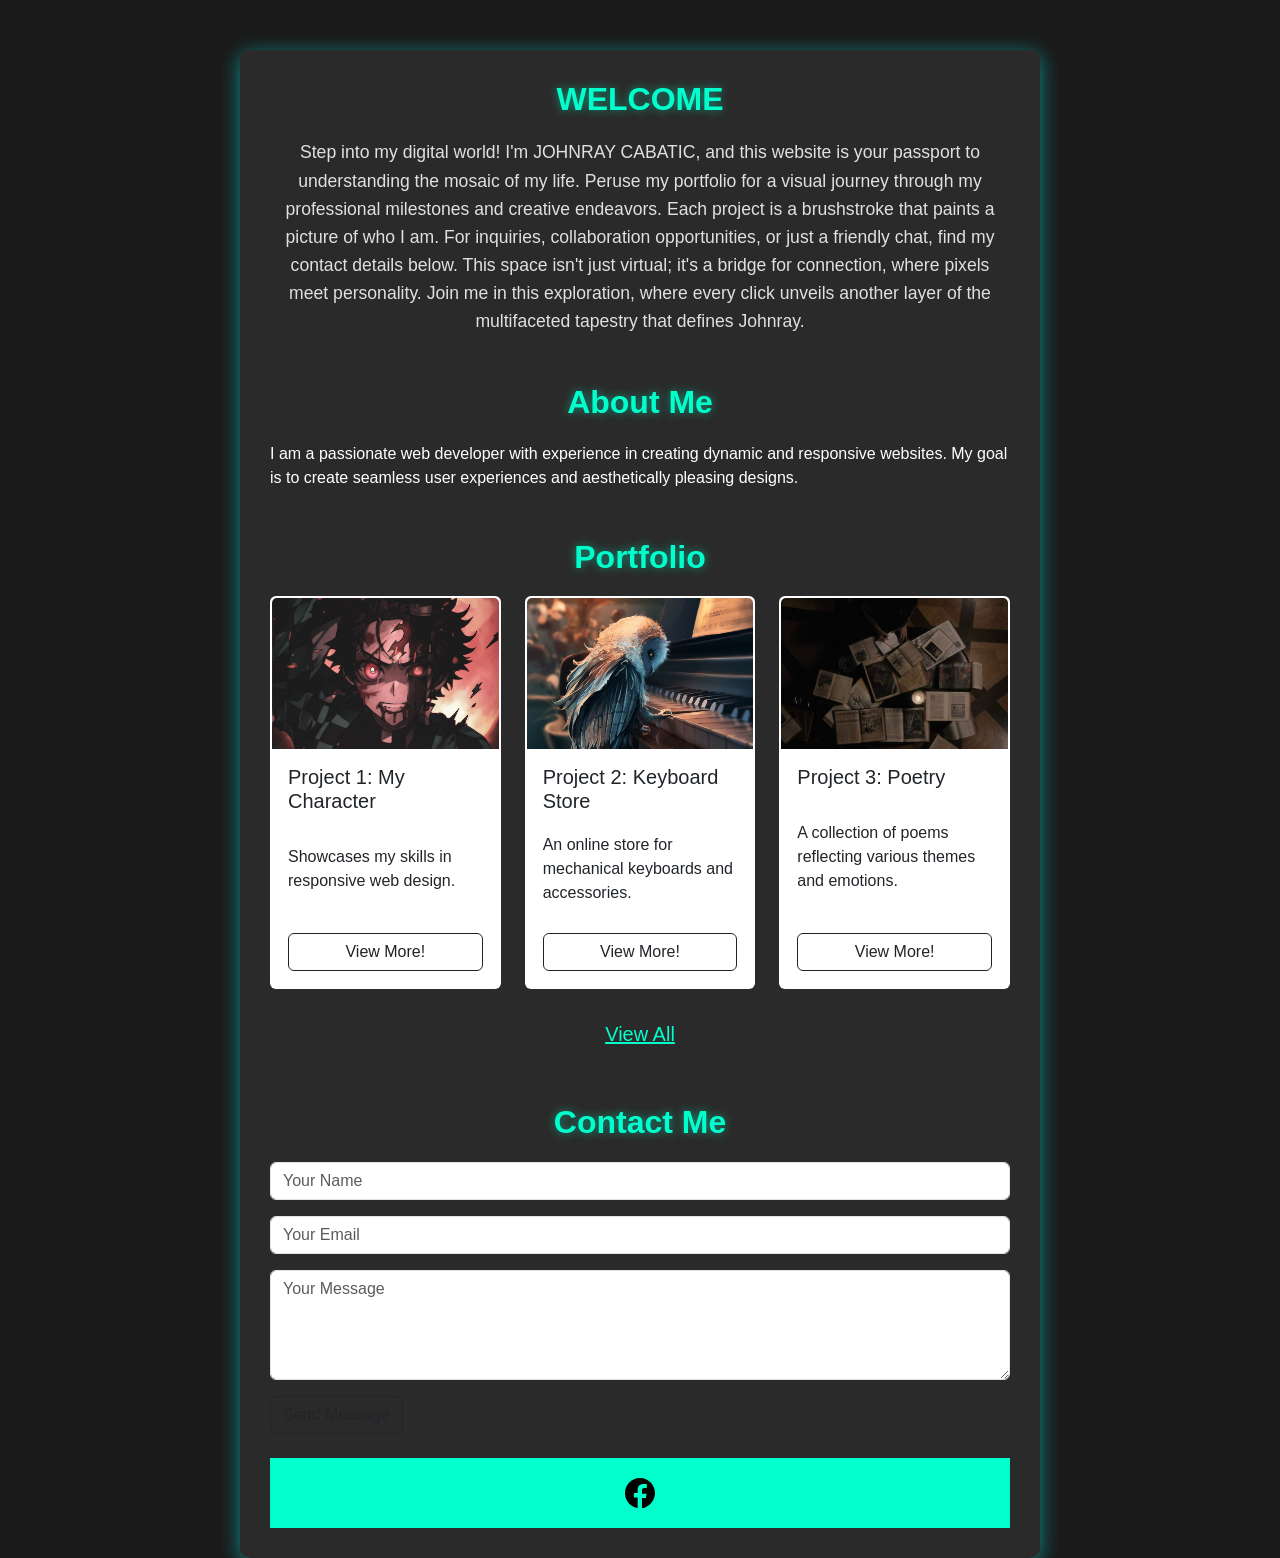
<file: index.html>
<!DOCTYPE html>
<html lang="en">

<head>
    <meta charset="UTF-8">
    <meta name="viewport" content="width=device-width, initial-scale=1">
    <meta name="description" content="Your website description here">
    <title>My Website</title>
    <link rel="shortcut icon" type="image/x-icon" href="Demon-Slayer-Logo.png">
    <link rel="stylesheet" href="https://cdn.jsdelivr.net/npm/bootstrap@5.3.2/dist/css/bootstrap.min.css">
    <link rel="stylesheet" href="style.css">
</head>

<body>
    <div class="content">
       
        <section id="home">
            <h2 class="section-title"><b>WELCOME</b></h2>
            <p class="p">
                Step into my digital world! I'm JOHNRAY CABATIC, and this website is your passport to understanding
                the mosaic of my life. Peruse my portfolio for a visual journey through my professional milestones
                and creative endeavors. Each project is a brushstroke that paints a picture of who I am. For
                inquiries, collaboration opportunities, or just a friendly chat, find my contact details below.
                This space isn't just virtual; it's a bridge for connection, where pixels meet personality. Join
                me in this exploration, where every click unveils another layer of the multifaceted tapestry that
                defines Johnray.
            </p>
        </section>

        
        <section id="about" class="mt-5">
            <h2 class="section-title"><b>About Me</b></h2>
            <p>
                I am a passionate web developer with experience in creating dynamic and responsive websites.
                My goal is to create seamless user experiences and aesthetically pleasing designs.
            </p>
        </section>


<section id="portfolio" class="mt-5">
  <h2 class="section-title"><b>Portfolio</b></h2>
  <div class="row">
      <div class="col-md-4 d-flex">
          <div class="card mb-4 flex-fill">
              <img src="pxfuel.jpg" class="card-img-top" alt="Project 1">
              <div class="card-body">
                  <h5 class="card-title">Project 1: My Character</h5>
                  <p class="card-text">Showcases my skills in responsive web design.</p>
                  <a href="https://johnraycabatic16.github.io/WS02-MID01/" class="btn btn-outline-dark">View More!</a> <!-- Link for Project 1 -->
              </div>
          </div>
      </div>
      <div class="col-md-4 d-flex">
          <div class="card mb-4 flex-fill">
              <img src="pxfuel (1).jpg" class="card-img-top" alt="Project 2">
              <div class="card-body">
                  <h5 class="card-title">Project 2: Keyboard Store</h5>
                  <p class="card-text">An online store for mechanical keyboards and accessories.</p>
                  <a href="https://johnraycabatic16.github.io/KeyboardStore/" class="btn btn-outline-dark">View More!</a> <!-- Link for Project 2 -->
              </div>
          </div>
      </div>
      <div class="col-md-4 d-flex">
          <div class="card mb-4 flex-fill">
              <img src="pxfuel (2).jpg" class="card-img-top" alt="Project 3">
              <div class="card-body">
                  <h5 class="card-title">Project 3: Poetry</h5> 
                  <p class="card-text">A collection of poems reflecting various themes and emotions.</p>
                  <a href="https://johnraycabatic16.github.io/Poetry/" class="btn btn-outline-dark">View More!</a> <!-- Link for Project 3 -->
              </div>
          </div>
      </div>
  </div>
  <div class="text-center mt-4">
      <a href="portfolio.html" class="btn btn-view-all">View All</a> 
  </div>
</section>




    <!-- Contact Section -->
<section id="contact" class="mt-5">
  <h2 class="section-title"><b>Contact Me</b></h2>
  <form>
      <div class="mb-3">
          <input type="text" class="form-control" placeholder="Your Name" required>
      </div>
      <div class="mb-3">
          <input type="email" class="form-control" placeholder="Your Email" required>
      </div>
      <div class="mb-3">
          <textarea class="form-control" placeholder="Your Message" rows="4" required></textarea>
      </div>
      <button type="submit" class="btn btn-outline-dark">Send Message</button>
  </form>
</section>



        <footer class="footer text-center mt-4">
            <a href="https://www.facebook.com/KiyoshiKinzo" target="_blank" rel="noopener noreferrer">
                <svg xmlns="http://www.w3.org/2000/svg" width="30" height="30" fill="#000000" class="bi" viewBox="0 0 16 16">
                    <path d="M16 8.049c0-4.446-3.582-8.05-8-8.05C3.58 0-.002 3.603-.002 8.049c0 4.017 2.926 7.347 6.75 7.951v-5.625h-2.03V8.049H6.75V6.275c0-2.017 1.195-3.131 3.022-3.131.876 0 1.634.065 1.848.095v2.136h-1.275c-1.082 0-1.292.513-1.292 1.306v1.716h2.495l-.408 2.32h-2.087v5.625C13.074 15.396 16 12.066 16 8.049z"/>
                </svg>
            </a>
        </footer>
    </div>
</body>

</html>
</file>
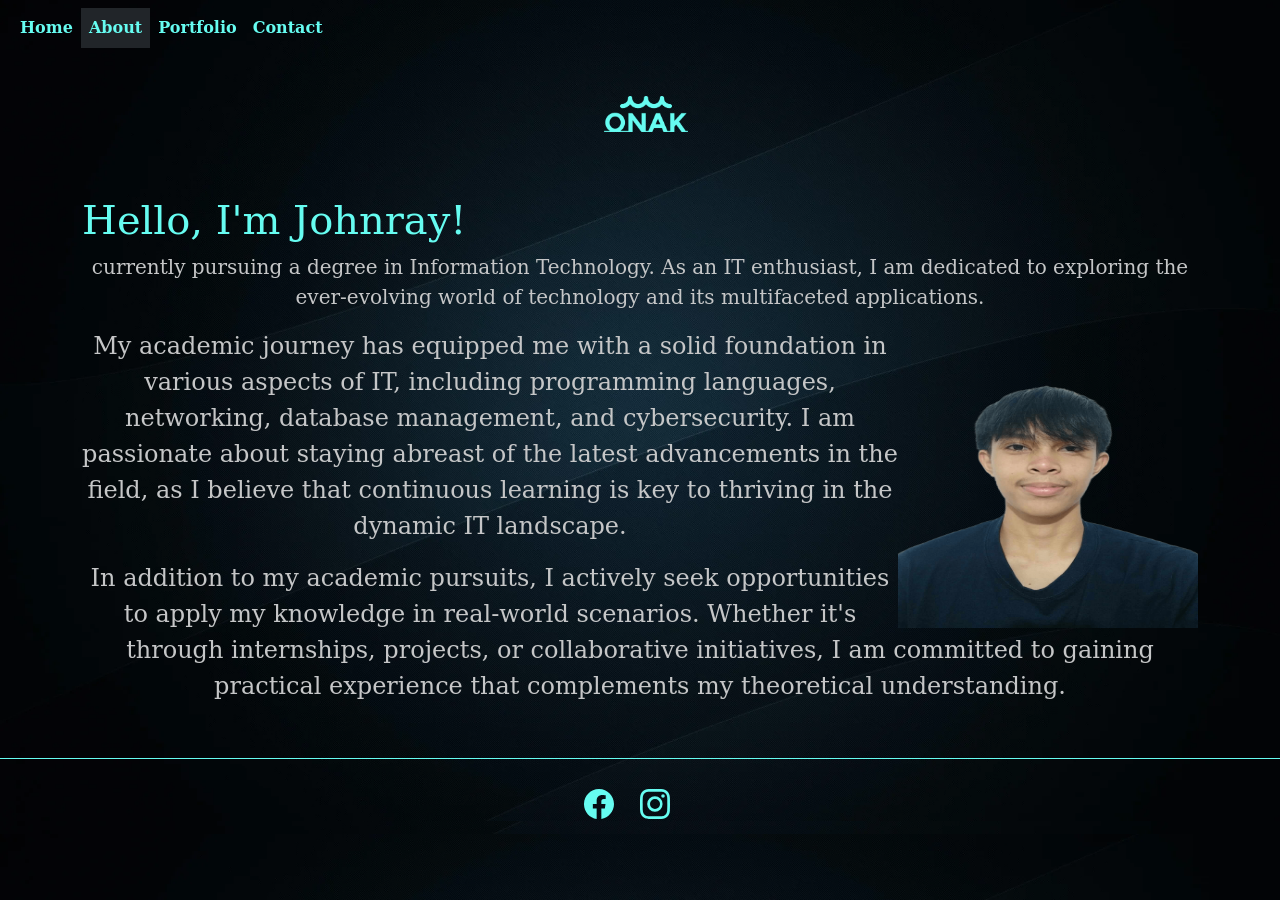
<file: about.html>
<!DOCTYPE html>
<html lang="en">

<head>
    <!-- required meta tags -->
    <meta charset="UTF-8">
    <meta name="viewport" content="width=device-width, initial-scale=1.0">
    <title>About</title>

    <!-- Bootsrap CSS -->

    <!-- Bootsrap CSS -->
    <link href="https://cdn.jsdelivr.net/npm/bootstrap@5.3.2/dist/css/bootstrap.min.css" rel="stylesheet"
        integrity="sha384-T3c6CoIi6uLrA9TneNEoa7RxnatzjcDSCmG1MXxSR1GAsXEV/Dwwykc2MPK8M2HN" crossorigin="anonymous">
    
    <link rel="stylesheet" href="about.css">

</head>

  <body style="font-family: serif;">
<nav class="navbar navbar-expand-lg bg-transparent">
  <div class="container-fluid">
    <button class="navbar-toggler" type="button" data-bs-toggle="collapse" data-bs-target="#navbarTogglerDemo03" aria-controls="navbarTogglerDemo03" aria-expanded="false" aria-label="Toggle navigation">
      <span class="navbar-toggler-icon"></span>
    </button>
    <div class="collapse navbar-collapse" id="navbarTogglerDemo03">
      <ul class="navbar-nav me-auto mb-2 mb-lg-0">
        <li class="nav-item">
          <a class="nav-link active"  href="index.html"><b>Home</b></a>
        </li>
        <li class="nav-item">
          <a class="nav-link  bg-dark" href="about.html"><b>About</b></a>
        </li>
        <li class="nav-item">
          <a class="nav-link" href="port.html"><b>Portfolio</b></a>
        </li>
        <li class="nav-item">
          <a class="nav-link" href="Contact.html"><b>Contact</b></a>
        </li>
      </ul>

    </div>
  </body>

  </div>
</nav>

<header>
  <img src="logo.png" class="logo" width="140" height="me-auto">
  
  </header>

<main style="font-family: serif;">
    <div class="singleCol mx-auto my-2 my-md-4">
        <div class="container overflow-hidden  data-aos="flip-left" data-aos-delay="300">
            <h1 class="h1">Hello, I'm Johnray!</h1>
            <p class="lead">currently pursuing a degree in Information Technology. As an IT enthusiast, I am dedicated to exploring the ever-evolving world of technology and its multifaceted applications.

              
                <p class="text-center">
                    <img src="onak.png" width="300" height="300" alt="johnray cabatic" class=" float-sm-none float-md-end">
                </p>

            <p>My academic journey has equipped me with a solid foundation in various aspects of IT, including programming languages, networking, database management, and cybersecurity. I am passionate about staying abreast of the latest advancements in the field, as I believe that continuous learning is key to thriving in the dynamic IT landscape.
              
              
 </p>
            <p>
              In addition to my academic pursuits, I actively seek opportunities to apply my knowledge in real-world scenarios. Whether it's through internships, projects, or collaborative initiatives, I am committed to gaining practical experience that complements my theoretical understanding.

            </p>

        </div>
    </div>
</main>


 <footer class="footer"> 
    <a href="https://www.facebook.com/KiyoshiKinzo" target="_blank" rel="noopener noreferrer">
        <svg xmlns="http://www.w3.org/2000/svg" width="30" height="30" fill="currentColor" class="bi" viewBox="0 0 16 16">
            <path d="M16 8.049c0-4.446-3.582-8.05-8-8.05C3.58 0-.002 3.603-.002 8.05c0 4.017 2.926 7.347 6.75 7.951v-5.625h-2.03V8.05H6.75V6.275c0-2.017 1.195-3.131 3.022-3.131.876 0 1.791.157 1.791.157v1.98h-1.009c-.993 0-1.303.621-1.303 1.258v1.51h2.218l-.354 2.326H9.25V16c3.824-.604 6.75-3.934 6.75-7.951"/>
        </svg>
    </a>
      <a href="https://www.instagram.com/kanoooo_16/">
      <svg xmlns="http://www.w3.org/2000/svg" width="30" height="30" fill="#66fcf1" class="bi" viewBox="0 0 16 16">
  <path d="M8 0C5.829 0 5.556.01 4.703.048 3.85.088 3.269.222 2.76.42a3.917 3.917 0 0 0-1.417.923A3.927 3.927 0 0 0 .42 2.76C.222 3.268.087 3.85.048 4.7.01 5.555 0 5.827 0 8.001c0 2.172.01 2.444.048 3.297.04.852.174 1.433.372 1.942.205.526.478.972.923 1.417.444.445.89.719 1.416.923.51.198 1.09.333 1.942.372C5.555 15.99 5.827 16 8 16s2.444-.01 3.298-.048c.851-.04 1.434-.174 1.943-.372a3.916 3.916 0 0 0 1.416-.923c.445-.445.718-.891.923-1.417.197-.509.332-1.09.372-1.942C15.99 10.445 16 10.173 16 8s-.01-2.445-.048-3.299c-.04-.851-.175-1.433-.372-1.941a3.926 3.926 0 0 0-.923-1.417A3.911 3.911 0 0 0 13.24.42c-.51-.198-1.092-.333-1.943-.372C10.443.01 10.172 0 7.998 0h.003zm-.717 1.442h.718c2.136 0 2.389.007 3.232.046.78.035 1.204.166 1.486.275.373.145.64.319.92.599.28.28.453.546.598.92.11.281.24.705.275 1.485.039.843.047 1.096.047 3.231s-.008 2.389-.047 3.232c-.035.78-.166 1.203-.275 1.485a2.47 2.47 0 0 1-.599.919c-.28.28-.546.453-.92.598-.28.11-.704.24-1.485.276-.843.038-1.096.047-3.232.047s-2.39-.009-3.233-.047c-.78-.036-1.203-.166-1.485-.276a2.478 2.478 0 0 1-.92-.598 2.48 2.48 0 0 1-.6-.92c-.109-.281-.24-.705-.275-1.485-.038-.843-.046-1.096-.046-3.233 0-2.136.008-2.388.046-3.231.036-.78.166-1.204.276-1.486.145-.373.319-.64.599-.92.28-.28.546-.453.92-.598.282-.11.705-.24 1.485-.276.738-.034 1.024-.044 2.515-.045v.002zm4.988 1.328a.96.96 0 1 0 0 1.92.96.96 0 0 0 0-1.92zm-4.27 1.122a4.109 4.109 0 1 0 0 8.217 4.109 4.109 0 0 0 0-8.217zm0 1.441a2.667 2.667 0 1 1 0 5.334 2.667 2.667 0 0 1 0-5.334"/>
</svg>
</a>
</footer>
<!-- Optional JavaScript; Choose one of the two! -->
<!-- defer -->
<script src="https://cdn.jsdelivr.net/npm/bootstrap@5.3.2/dist/js/bootstrap.bundle.min.js"
    integrity="sha384-C6RzsynM9kWDrMNeT87bh95OGNyZPhcTNXj1NW7RuBCsyN/o0jlpcV8Qyq46cDfL"
    crossorigin="anonymous"></script>

<!-- Optional 1: bootstap bundle with Popper -->



</html>
</file>
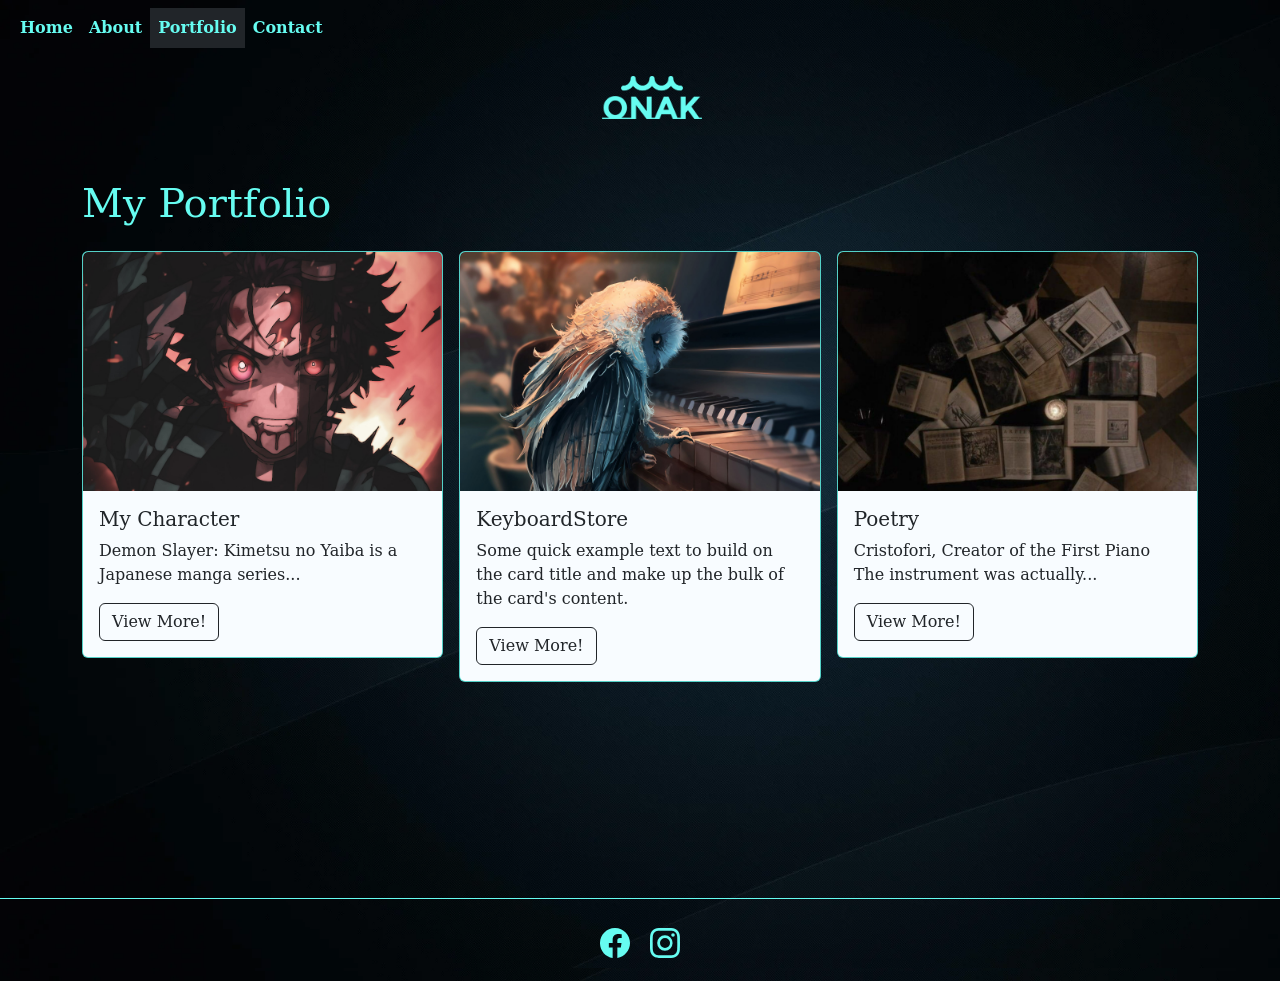
<file: port.html>
<!DOCTYPE html>
<html lang="en">

<head>
    <meta charset="UTF-8">
    <meta name="viewport" content="width=device-width, initial-scale=1.0">
    <title>Portfolio</title>


    <link href="https://cdn.jsdelivr.net/npm/bootstrap@5.3.2/dist/css/bootstrap.min.css" rel="stylesheet"
        integrity="sha384-T3c6CoIi6uLrA9TneNEoa7RxnatzjcDSCmG1MXxSR1GAsXEV/Dwwykc2MPK8M2HN" crossorigin="anonymous">
    
    <link rel="stylesheet" href="port.css">

</head>

  <body style="font-family: serif;">
<nav class="navbar navbar-expand-lg bg-transparent">
  <div class="container-fluid">
    <button class="navbar-toggler" type="button" data-bs-toggle="collapse" data-bs-target="#navbarTogglerDemo03" aria-controls="navbarTogglerDemo03" aria-expanded="false" aria-label="Toggle navigation">
      <span class="navbar-toggler-icon"></span>
    </button>
    <div class="collapse navbar-collapse" id="navbarTogglerDemo03">
      <ul class="navbar-nav me-auto mb-2 mb-lg-0">
        <li class="nav-item">
          <a class="nav-link active"  href="index.html"><b>Home</b></a>
        </li>
        <li class="nav-item">
          <a class="nav-link  " href="about.html"><b>About</b></a>
        </li>
        <li class="nav-item">
          <a class="nav-link bg-dark" href="port.html"><b>Portfolio</b></a>
        </li>
        <li class="nav-item">
          <a class="nav-link" href="Contact.html"><b>Contact</b></a>
        </li>
      </ul>
      </body>

    </div>
  </div>
</nav>
<header>
<img src="logo.png" class="logo" width="140" height="me-auto">

</header>
<main>
    <div class="container my-3 py-md-4">
        <h1>My Portfolio</h1>
        <div class="row mt-2 g-md-3">
            


            <div class="col-12 col-md-6 col-lg-4"  data-aos="flip-up" data-aos-delay="300">
                
                <div class="card">
                    <img src="pxfuel.jpg" class="card-img-top" alt="Dining Room">
                    <div class="card-body">
                      <h5 class="card-title">My Character</h5>
                      <p class="card-text">Demon Slayer: Kimetsu no Yaiba is a Japanese manga series...</p>
                      <a href="https://johnraycabatic16.github.io/WS02-MID01/" class="btn btn-outline-dark">View More!</a>
                      
                    </div>
                  </div>
            </div>
            <div class="col-12 col-md-6 col-lg-4">

                <div class="card">
                    <img src="pxfuel (1).jpg" class="card-img-top" alt="Office Room">
                    <div class="card-body">
                      <h5 class="card-title">KeyboardStore</h5>
                      <p class="card-text">Some quick example text to build on the card title and make up the bulk of the card's content.</p>
                      <a href="https://johnraycabatic16.github.io/KeyboardStore/" class="btn btn-outline-dark">View More!</a>
                     
                      
                    </div>
                  </div>

            </div>
            <div class="col-12 col-md-6 col-lg-4">

                <div class="card">
                    <img src="pxfuel (2).jpg" class="card-img-top" alt="Sitting Room">
                    <div class="card-body">
                      <h5 class="card-title">Poetry</h5>
                      <p class="card-text">Cristofori, Creator of the First Piano The instrument was actually...</p>
                      <a href="https://johnraycabatic16.github.io/Poetry/" class="btn btn-outline-dark">View More!</a>
                    </div>
                  </div>

            </div>
        </div>
    </div>

  </main>

    <footer class="footer"> 
      <a href="https://www.facebook.com/KiyoshiKinzo" target="_blank" rel="noopener noreferrer">
          <svg xmlns="http://www.w3.org/2000/svg" width="30" height="30" fill="#66fcf1" class="bi" viewBox="0 0 16 16">
              <path d="M16 8.049c0-4.446-3.582-8.05-8-8.05C3.58 0-.002 3.603-.002 8.05c0 4.017 2.926 7.347 6.75 7.951v-5.625h-2.03V8.05H6.75V6.275c0-2.017 1.195-3.131 3.022-3.131.876 0 1.791.157 1.791.157v1.98h-1.009c-.993 0-1.303.621-1.303 1.258v1.51h2.218l-.354 2.326H9.25V16c3.824-.604 6.75-3.934 6.75-7.951"/>
          </svg>
      </a>
        <a href="https://www.instagram.com/kanoooo_16/">
        <svg xmlns="http://www.w3.org/2000/svg" width="30" height="30" fill="#66fcf1" class="bi" viewBox="0 0 16 16">
    <path d="M8 0C5.829 0 5.556.01 4.703.048 3.85.088 3.269.222 2.76.42a3.917 3.917 0 0 0-1.417.923A3.927 3.927 0 0 0 .42 2.76C.222 3.268.087 3.85.048 4.7.01 5.555 0 5.827 0 8.001c0 2.172.01 2.444.048 3.297.04.852.174 1.433.372 1.942.205.526.478.972.923 1.417.444.445.89.719 1.416.923.51.198 1.09.333 1.942.372C5.555 15.99 5.827 16 8 16s2.444-.01 3.298-.048c.851-.04 1.434-.174 1.943-.372a3.916 3.916 0 0 0 1.416-.923c.445-.445.718-.891.923-1.417.197-.509.332-1.09.372-1.942C15.99 10.445 16 10.173 16 8s-.01-2.445-.048-3.299c-.04-.851-.175-1.433-.372-1.941a3.926 3.926 0 0 0-.923-1.417A3.911 3.911 0 0 0 13.24.42c-.51-.198-1.092-.333-1.943-.372C10.443.01 10.172 0 7.998 0h.003zm-.717 1.442h.718c2.136 0 2.389.007 3.232.046.78.035 1.204.166 1.486.275.373.145.64.319.92.599.28.28.453.546.598.92.11.281.24.705.275 1.485.039.843.047 1.096.047 3.231s-.008 2.389-.047 3.232c-.035.78-.166 1.203-.275 1.485a2.47 2.47 0 0 1-.599.919c-.28.28-.546.453-.92.598-.28.11-.704.24-1.485.276-.843.038-1.096.047-3.232.047s-2.39-.009-3.233-.047c-.78-.036-1.203-.166-1.485-.276a2.478 2.478 0 0 1-.92-.598 2.48 2.48 0 0 1-.6-.92c-.109-.281-.24-.705-.275-1.485-.038-.843-.046-1.096-.046-3.233 0-2.136.008-2.388.046-3.231.036-.78.166-1.204.276-1.486.145-.373.319-.64.599-.92.28-.28.546-.453.92-.598.282-.11.705-.24 1.485-.276.738-.034 1.024-.044 2.515-.045v.002zm4.988 1.328a.96.96 0 1 0 0 1.92.96.96 0 0 0 0-1.92zm-4.27 1.122a4.109 4.109 0 1 0 0 8.217 4.109 4.109 0 0 0 0-8.217zm0 1.441a2.667 2.667 0 1 1 0 5.334 2.667 2.667 0 0 1 0-5.334"/>
  </svg>
  </a>
  </footer>


</html>
</file>
<file: style.css>
html,
body {
    font-family: 'Arial', sans-serif;
    margin: 0;
    padding: 0;
    background-color: #1a1a1a; /* Dark background for neon effect */
    color: #ffffff; /* White text for contrast */
    height: 100vh;
}

.content {
    padding: 30px;
    background: #2a2a2a; /* Darker background for content area */
    border-radius: 10px;
    margin: 50px auto;
    max-width: 800px;
    box-shadow: 0 4px 20px rgba(0, 255, 255, 0.5); /* Neon blue shadow */
}

.section-title {
    font-size: 2rem;
    margin-bottom: 20px;
    color: #00ffcc; /* Neon teal color */
    text-align: center;
    text-shadow: 0 0 10px rgba(0, 255, 204, 0.5); /* Neon glow effect */
}

.p {
    font-size: 1.1rem;
    line-height: 1.6;
    margin-bottom: 30px;
    text-align: center;
    color: #e0e0e0; /* Light gray text for better readability */
}

.portfolio-item {
    margin-bottom: 30px;
    background: #3a3a3a; /* Dark gray for portfolio items */
    padding: 15px;
    border-radius: 5px;
    box-shadow: 0 4px 20px rgba(0, 255, 255, 0.5); /* Neon blue shadow */
    display: flex;
    flex-direction: column;
    align-items: center; /* Center-align items */
    text-align: center; /* Center text */
}

.portfolio-item img {
    width: 100%; /* Make images responsive */
    height: auto; /* Maintain aspect ratio */
    border-radius: 5px; /* Rounded corners for images */
    max-height: 200px; /* Limit height for uniformity */
    object-fit: cover; /* Cover the entire area without stretching */
}

.portfolio-item h3 {
    font-size: 1.5rem; /* Adjust heading size */
    color: #00ffcc; /* Neon teal color */
    margin: 10px 0; /* Spacing for headings */
}

.portfolio-item p {
    font-size: 1rem; /* Adjust paragraph size */
    color: #e0e0e0; /* Light gray text for better readability */
}


footer {
    padding: 20px;
    background: #00ffcc; /* Neon teal footer */
    color: #000; /* Black text for footer */
    text-align: center;
}

footer a {
    margin: 0 10px;
    color: #000; /* Black links for better visibility */
    text-decoration: none;
    font-weight: bold;
}

footer a:hover {
    text-decoration: underline;
    color: #1a1a1a; /* Dark background on hover */
    background: #00ffcc; /* Neon teal background on hover */
    padding: 5px;
    border-radius: 5px;
}

.card {
    display: flex;
    flex-direction: column; /* Ensure the card items stack vertically */
    height: 100%; /* Make the card fill the column height */
}

.card-body {
    flex-grow: 1; /* Allow the body to grow to fill the remaining space */
    display: flex;
    flex-direction: column;
    justify-content: space-between; /* Distribute space evenly */
}

@keyframes neon-border {
    0% {
        border-color: #00ffcc; /* Neon teal color */
        box-shadow: 0 0 5px #00ffcc, 0 0 10px #00ffcc;
    }
    50% {
        border-color: #00e5c0; /* Slightly different teal for variation */
        box-shadow: 0 0 10px #00ffcc, 0 0 20px #00ffcc;
    }
    100% {
        border-color: #00ffcc; /* Back to the original neon teal */
        box-shadow: 0 0 5px #00ffcc, 0 0 10px #00ffcc;
    }
}

.card {
    display: flex;
    flex-direction: column; /* Ensure the card items stack vertically */
    height: 100%; /* Make the card fill the column height */
    border: 2px solid transparent; /* Start with transparent border */
    animation: neon-border 1.5s ease-in-out infinite alternate; /* Neon border animation */
}

/* Styles for the View All button in the portfolio section */
.btn-view-all {
    border: none; /* No border for the View All button */
    background-color: transparent; /* Background color */
    color: #00ffcc; /* Text color */
    font-size: 1.25rem; /* Font size for emphasis */
    text-decoration: underline; /* Underline for better visibility */
    transition: color 0.3s ease; /* Smooth color transition */
}

.btn-view-all:hover {
    color: #00e5c0; /* Change color on hover */
}
</file>
<file: about.css>
html, body {
    font-family: 'serif', sans-serif !important;
    margin: 0;
    padding: 0;
    background-image: url("bg.jpg");
    background-size: cover;
}
.my-main {
   font-family: serif !important;
}


.navbar-nav .nav-link {
    color: #66fcf1 !important;
    font-family: 'serif', sans-serif !important;
}

.navbar-brand{
	color: #66fcf1;
}

header {
    padding: 0.91%;
    text-align: center;
}

.logo{
    display: flex;
    justify-content: flex-start;
    align-items: flex-start; 
    margin-left: 45.5%;
    padding: 20px;
}



.wrapper {
    max-width: 1200px;
    margin: 20px auto;
    padding: 20px;
    box-shadow: 0 0 10px rgba(0, 0, 0, 0.1);
}



.section-title {
	color: #66fcf1;
	display: flex;
    text-align: center;
    justify-content: center;
     align-items: center;
     font-size: 8rem;	
     padding: auto;



}

.bi{

	margin-bottom: 5%;
	
}
.h1{
    color: #66fcf1;
    font-family: 'serif', sans-serif !important;

}

h2{
	color: #66fcf1;
    font-family: 'serif', sans-serif !important;

}

p{
	font-size: 1.50rem;
	color: #1f2833;
	text-align: center;
    font-family: 'serif', sans-serif !important;
}

.image-container {
    margin-top: 10%;
}










footer {
    margin-top: 3%;
    padding-top: 30px;
    border-top: 1px solid #66fcf1;
    padding-bottom: %;

}

.footer{
    color: #66fcf1;
    text-align: center;
    align-items: ;
    display: flex;
    justify-content: center;
    margin-bottom: 1%;
    color: inherit;
}

.footer a {
            text-decoration: none;
            color: #66fcf1;
            margin-right: 2%;
        }

        @media only screen and (max-width: 767px) {
    header {
        padding: 5px;
    }

    .logo {
        width: 20%;
    }

    .section-title {
        font-size: 4rem;
    }

    p {
        font-size: 1.2rem;
    }

    .image-container {
        margin-top: 5%;
    }
}

/* Tablet Styles */
@media only screen and (min-width: 768px) and (max-width: 991px) {
    header {
        padding: 10px;
    }

    .logo {
        width: 15%;
    }

    .section-title {
        font-size: 6rem;
    }

    p {
        font-size: 1.4rem;
    }

    .image-container {
        margin-top: 8%;
    }
}

/* Desktop Styles */
@media only screen and (min-width: 992px) {
    header {
        padding: 20px;
    }

    .logo {
        width: 10%;
    }

    .section-title {
        font-size: 8rem;
    }

    p {
        font-size: 1.5rem;
    }

    .image-container {
        margin-top: 10%;
    }
}

/* Common Styles */
.navbar-nav .nav-link {
    color: #66fcf1 !important;
}

.navbar-brand {
    color: #66fcf1;
}

.logo-container {
    display: flex;
    justify-content: flex-start;
    align-items: flex-start;
}

.wrapper {
    max-width: 1200px;
    margin: 20px auto;
    padding: 20px;
    box-shadow: 0 0 10px rgba(0, 0, 0, 0.1);
}

.section-title {
    color: #66fcf1;
    display: flex;
    text-align: center;
    justify-content: center;
    align-items: center;
    padding: auto;
}

.bi {
    margin-bottom: 5%;
}

h2 {
    color: #66fcf1;
}

p {
    font-size: 1.50rem;
    color: #c5c6c7;
    text-align: center;
}

.image-container {
    margin-top: 10%;
}

footer {
    margin-top: 3%;
    padding-top: 30px;
    border-top: 1px solid #66fcf1;
}

.footer {
    color: #66fcf1;
    text-align: center;
    align-items: ;
    display: flex;
    justify-content: center;
    margin-bottom: 1%;
    color: inherit;
}

.footer a {
    text-decoration: none;
    color: #66fcf1;
    margin-right: 2%;
}


.nav-link:hover {
    background-color: #1f2833; 
    color: #66fcf1; 
}

.btn-outline-success:hover {
    background-color: #1f2833; 
    color: #66fcf1; /
}

}

@media (max-width: 768px) {
    

    
 .navbar-toggler-icon {
        background-color:#66fcf1;}
    

   

    .navbar-toggler {
        order: -1;
    }
}
</file>
<file: port.css>
html, body {
    font-family: 'serif', sans-serif !important;
    margin: 0;
    padding: 0;
    background-image: url("bg.jpg");
    background-size: cover;
}

.logo{
    display: flex;
    justify-content: flex-start;
    align-items: flex-start; 
    margin-left: 45.5%;
    padding: 20px;
}


.my-main {
   font-family: serif !important;
}


.navbar-nav .nav-link {
    color: #66fcf1 !important;
    font-family: 'serif', sans-serif !important;
}

.navbar-brand{
	color: #66fcf1;
}

.card {
; /* Adjust the margin as needed */
    overflow: hidden;
}




.container{
	color: #66fcf1;

}
div.card-body{
    background-color: #f8fcff;
    overflow: hidden;
    overflow: hidden;


	

    
}

.card{

	background-color: #66fcf1;

}

footer {
    margin-top: 15%;
    padding-top: 3px;
    border-top: 1px solid #66fcf1;
    padding: %;

}

.footer{
    color: #66fcf1;
    text-align: center;
    display: flex;
    justify-content: center;
    margin-bottom: 1%;
    color: inherit;
    padding-top: 1.5%;

}

.bi{
    margin-top: 1%;

    margin: 10px;
    
}
</file>
